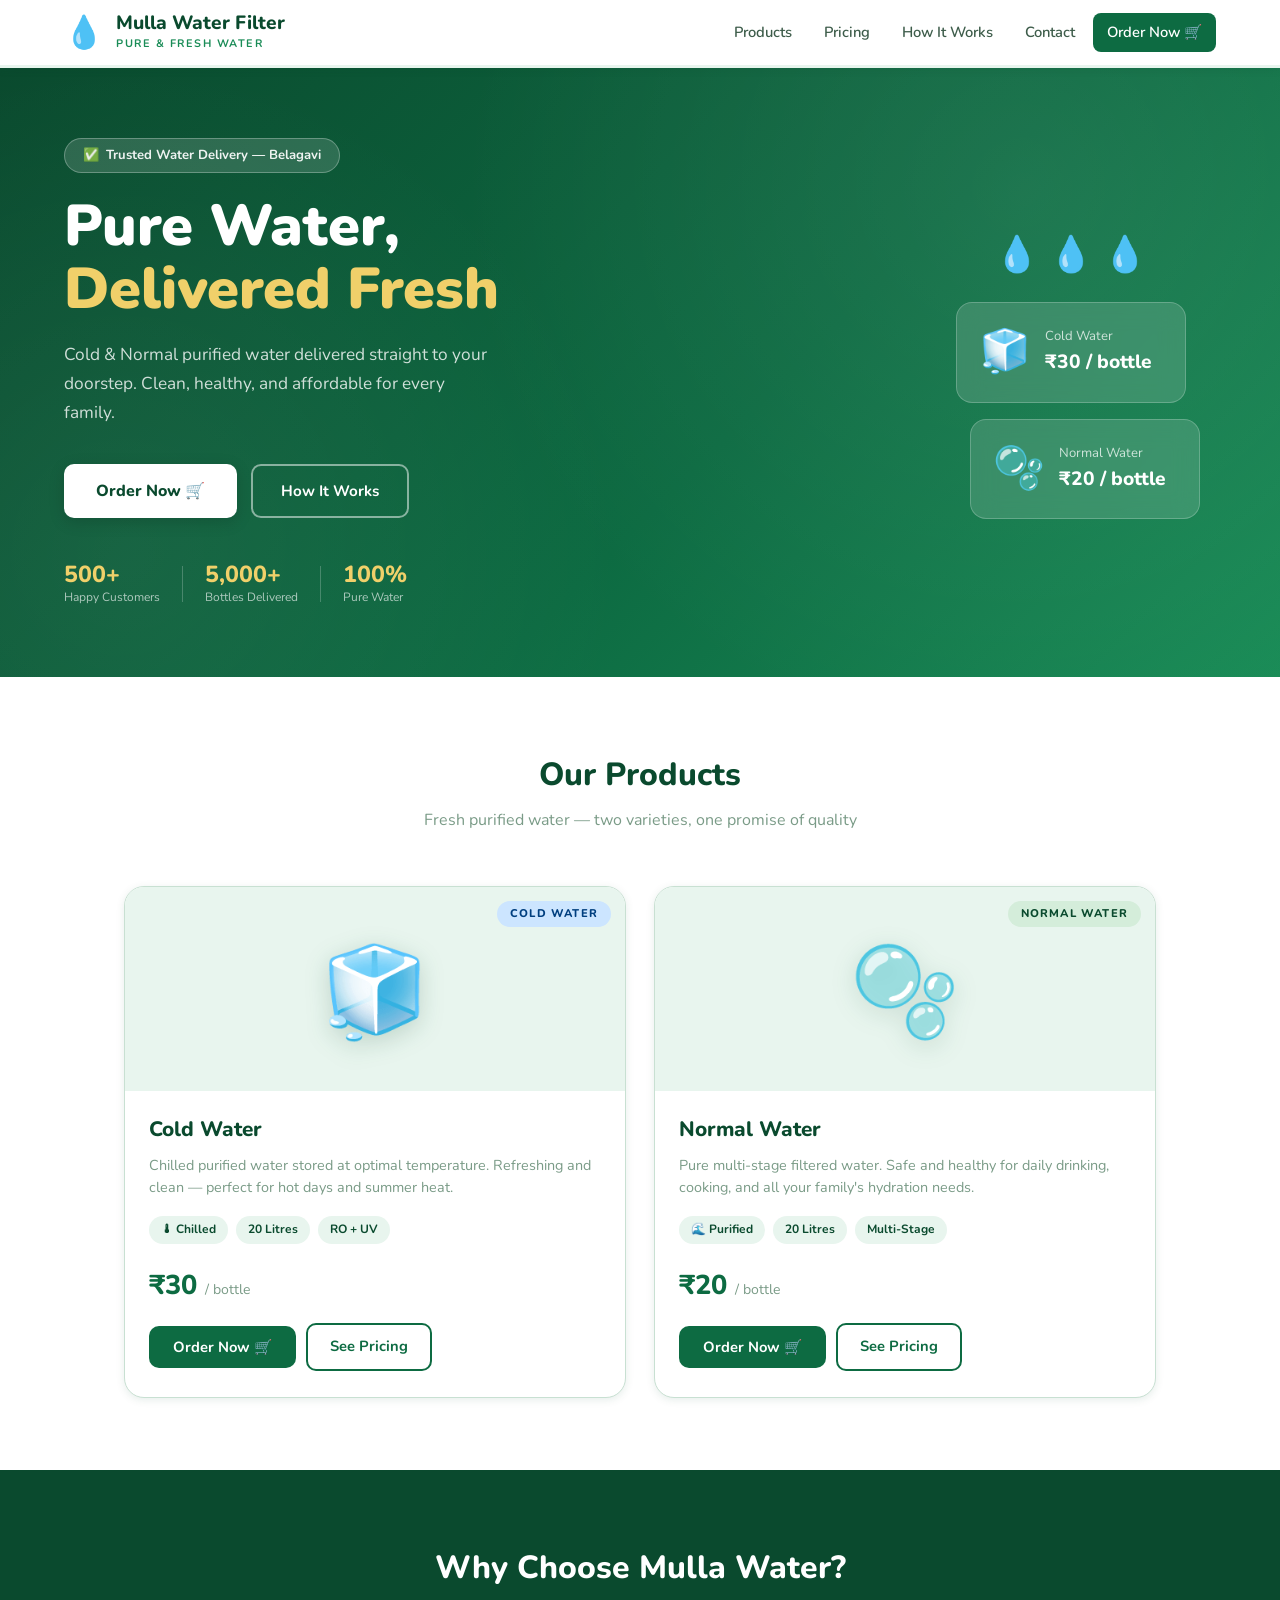
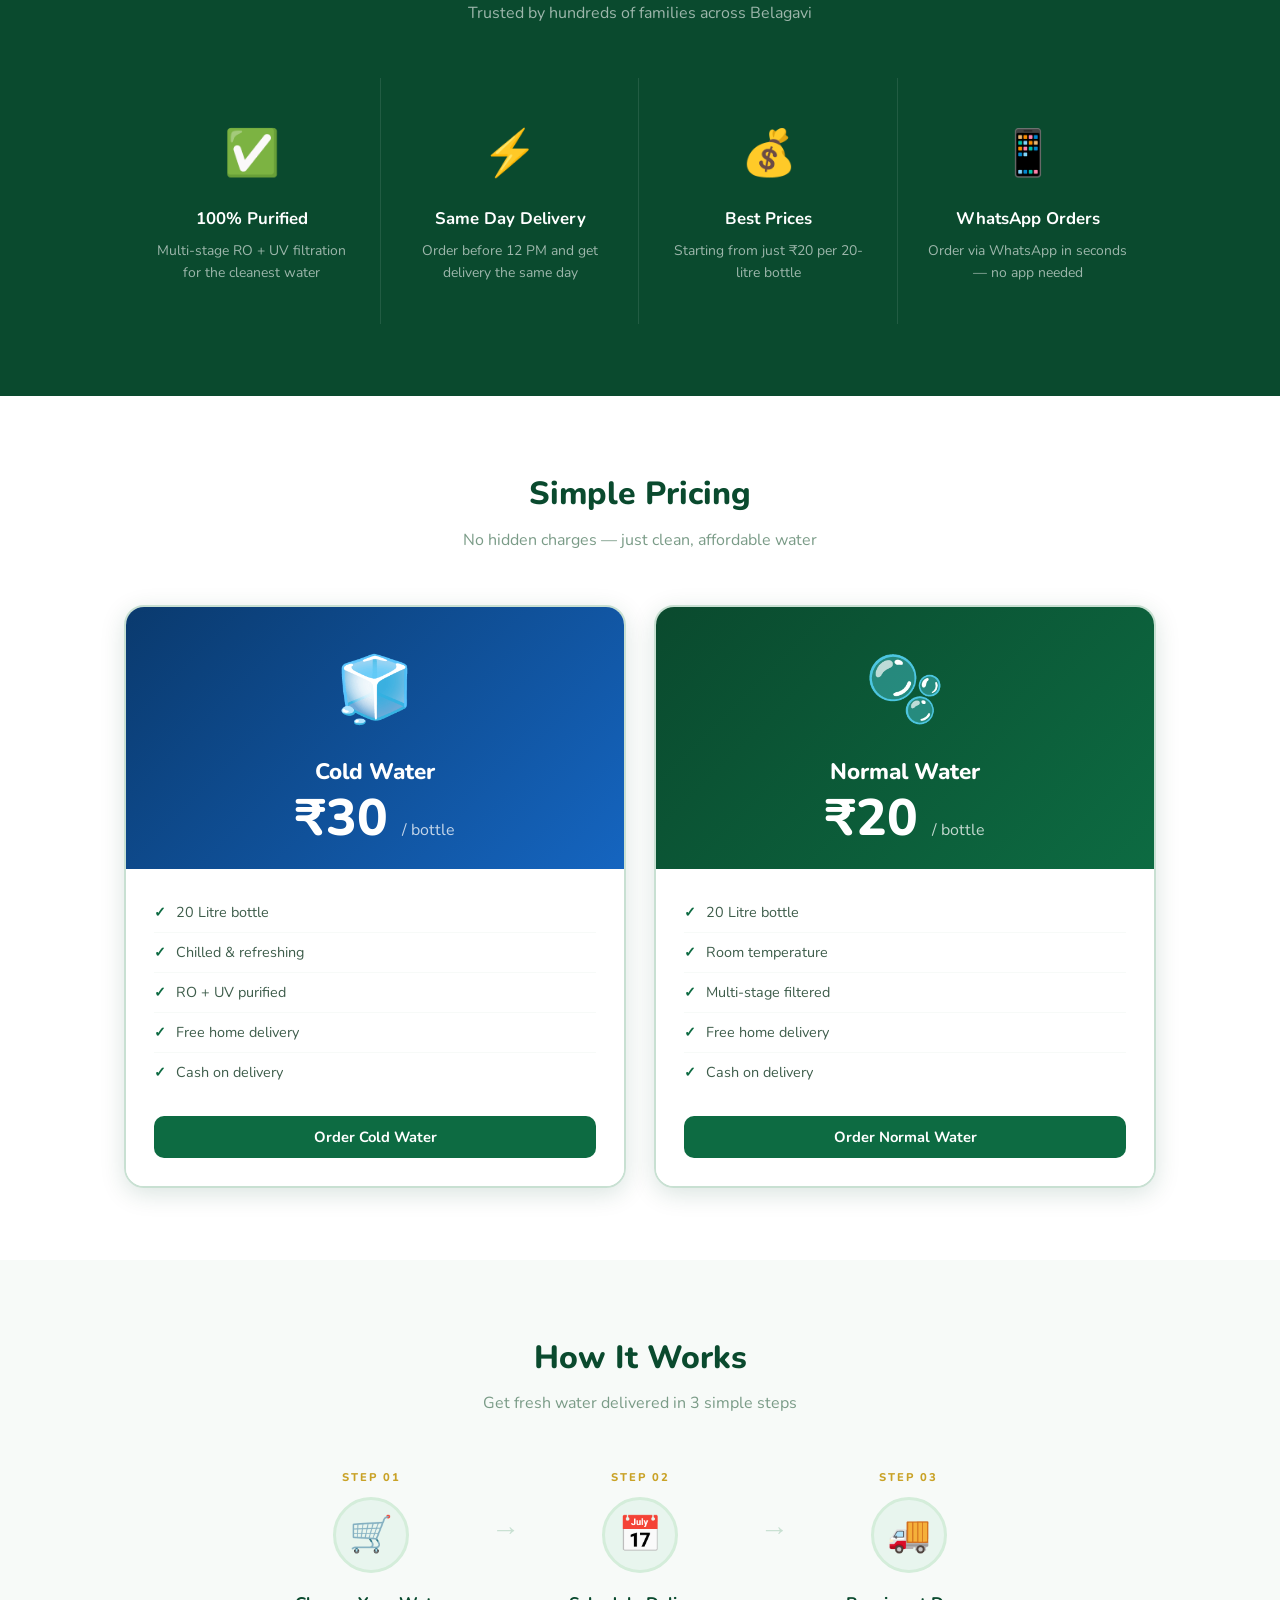
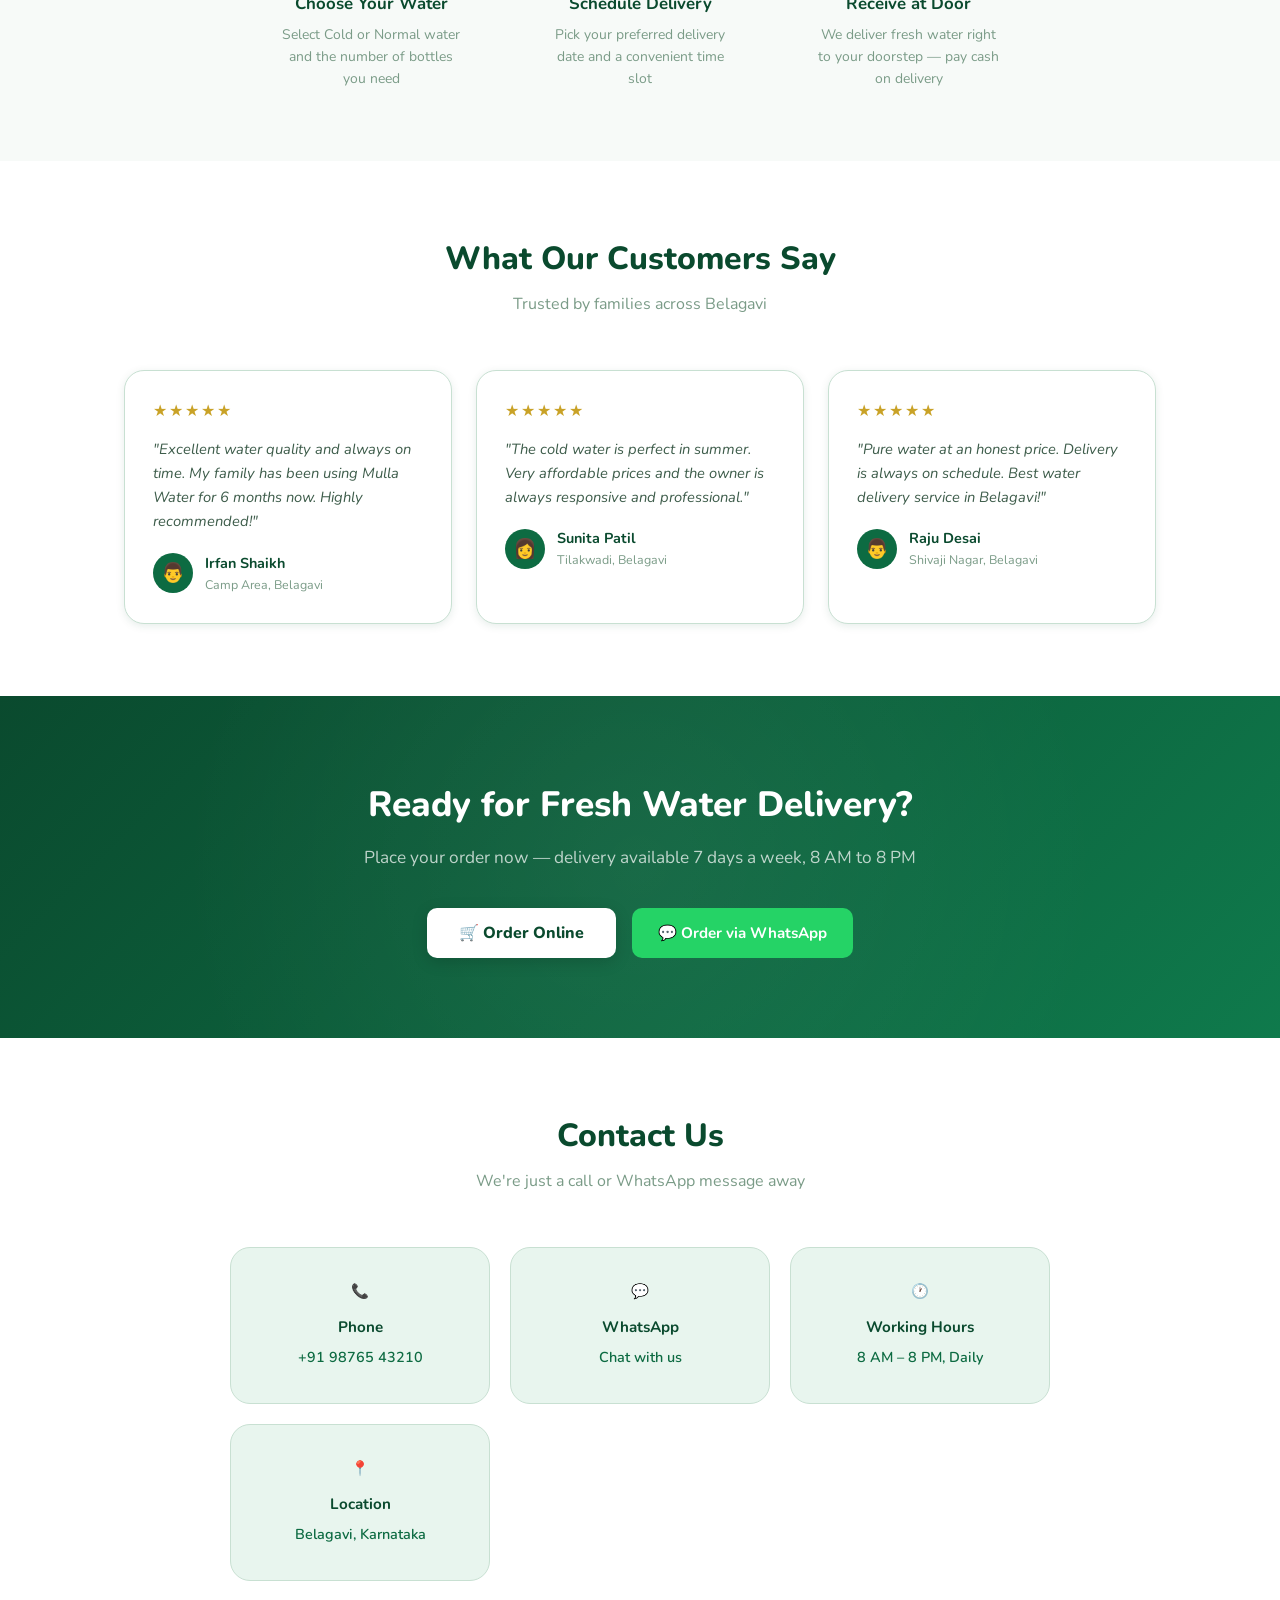
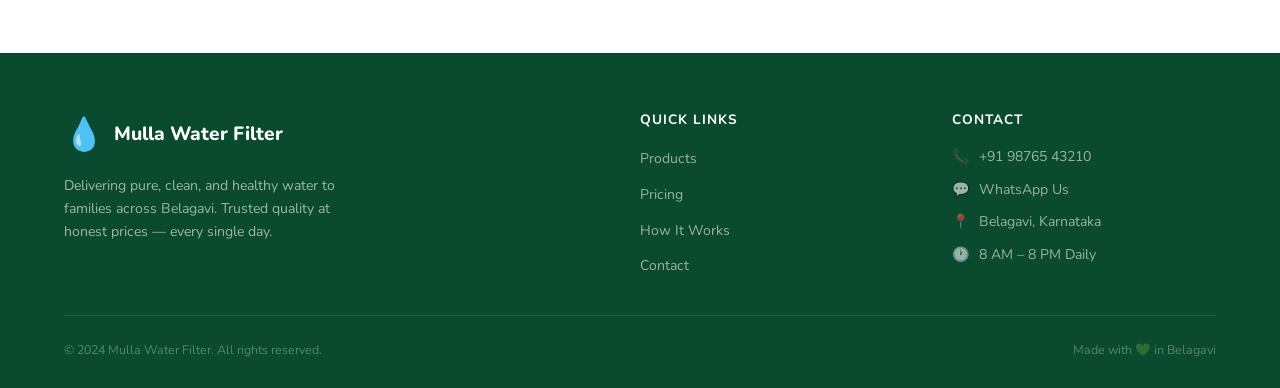
<file: index.html>
<!DOCTYPE html>
<html lang="en">
<head>
  <meta charset="UTF-8" />
  <meta name="viewport" content="width=device-width, initial-scale=1.0"/>
  <title>Mulla Water Filter — Pure Water Delivery</title>
  <link href="https://fonts.googleapis.com/css2?family=Nunito:wght@400;600;700;800;900&display=swap" rel="stylesheet"/>
  <style>
    :root {
      --green-dark:  #0a4a2e;
      --green-main:  #0d6b42;
      --green-mid:   #1a8c57;
      --green-light: #27ae60;
      --green-pale:  #e8f5ee;
      --green-pale2: #d4edda;
      --gold:        #c9a227;
      --gold-light:  #f0d06a;
      --white:       #ffffff;
      --off-white:   #f7faf8;
      --text-dark:   #1a2e25;
      --text-mid:    #3d5c4a;
      --text-muted:  #7a9b87;
      --border:      #c8e0d2;
      --shadow-sm:   0 2px 8px rgba(10,74,46,0.10);
      --shadow-md:   0 6px 24px rgba(10,74,46,0.15);
      --shadow-lg:   0 16px 48px rgba(10,74,46,0.18);
      --radius:      12px;
      --radius-lg:   20px;
      --transition:  all 0.25s ease;
    }

    *, *::before, *::after { box-sizing: border-box; margin: 0; padding: 0; }
    html { scroll-behavior: smooth; }
    body { font-family: 'Nunito', sans-serif; background: var(--off-white); color: var(--text-dark); line-height: 1.6; }
    a { text-decoration: none; color: inherit; }

    /* ── Navbar ── */
    .navbar {
      background: var(--white);
      box-shadow: var(--shadow-sm);
      display: flex; align-items: center; justify-content: space-between;
      padding: 0 5%; height: 68px;
      position: sticky; top: 0; z-index: 1000;
      border-bottom: 3px solid var(--green-pale);
    }
    .brand { display: flex; align-items: center; gap: 12px; }
    .brand-icon { font-size: 2rem; }
    .brand-name    { font-size: 1.2rem; font-weight: 800; color: var(--green-dark); display: block; line-height: 1.2; }
    .brand-tagline { font-size: 0.68rem; color: var(--green-mid); font-weight: 700; display: block; letter-spacing: 1.5px; text-transform: uppercase; }
    .nav-links { display: flex; align-items: center; gap: 4px; list-style: none; }
    .nav-links a { padding: 8px 14px; border-radius: 8px; color: var(--text-mid); font-weight: 600; font-size: 0.92rem; transition: var(--transition); display: block; }
    .nav-links a:hover { background: var(--green-pale); color: var(--green-dark); }
    .btn-nav { background: var(--green-main) !important; color: var(--white) !important; border-radius: 8px !important; }
    .btn-nav:hover { background: var(--green-dark) !important; }
    .hamburger { display: none; background: none; border: none; font-size: 1.6rem; cursor: pointer; color: var(--green-dark); padding: 4px 8px; }

    /* ── Hero ── */
    .hero {
      background: linear-gradient(135deg, var(--green-dark) 0%, var(--green-main) 58%, var(--green-mid) 100%);
      min-height: 560px; display: flex; align-items: center;
      padding: 70px 5%; position: relative; overflow: hidden; gap: 60px;
    }
    .hero::before {
      content: ''; position: absolute; inset: 0;
      background-image:
        radial-gradient(circle at 80% 20%, rgba(255,255,255,0.07) 0%, transparent 50%),
        radial-gradient(circle at 10% 80%, rgba(255,255,255,0.05) 0%, transparent 40%);
      pointer-events: none;
    }
    .hero-content { flex: 1; color: var(--white); position: relative; z-index: 1; }
    .hero-badge {
      display: inline-flex; align-items: center; gap: 7px;
      background: rgba(255,255,255,0.14); border: 1px solid rgba(255,255,255,0.28);
      color: rgba(255,255,255,0.92); padding: 6px 18px; border-radius: 100px;
      font-size: 0.82rem; font-weight: 700; margin-bottom: 22px;
    }
    .hero-title { font-size: clamp(2.2rem, 4.5vw, 3.6rem); font-weight: 900; line-height: 1.1; margin-bottom: 18px; }
    .hero-title .accent { color: var(--gold-light); }
    .hero-subtitle { font-size: 1.08rem; color: rgba(255,255,255,0.8); max-width: 430px; margin-bottom: 36px; line-height: 1.7; }
    .hero-actions { display: flex; gap: 14px; flex-wrap: wrap; margin-bottom: 44px; }

    .btn-hero-primary {
      background: var(--white); color: var(--green-dark);
      padding: 14px 32px; border-radius: 10px; font-weight: 800; font-size: 1rem;
      border: none; cursor: pointer; transition: var(--transition); display: inline-block;
      box-shadow: 0 4px 16px rgba(0,0,0,0.15); font-family: inherit;
    }
    .btn-hero-primary:hover { background: var(--gold-light); transform: translateY(-2px); }
    .btn-hero-outline {
      background: transparent; color: var(--white);
      padding: 13px 28px; border-radius: 10px; font-weight: 700; font-size: 0.95rem;
      border: 2px solid rgba(255,255,255,0.5); transition: var(--transition); display: inline-block; cursor: pointer;
    }
    .btn-hero-outline:hover { background: rgba(255,255,255,0.12); border-color: rgba(255,255,255,0.8); }

    .hero-stats { display: flex; align-items: center; gap: 8px; flex-wrap: wrap; }
    .stat { display: flex; flex-direction: column; }
    .stat strong { font-size: 1.45rem; font-weight: 800; color: var(--gold-light); line-height: 1.1; }
    .stat span   { font-size: 0.75rem; color: rgba(255,255,255,0.65); }
    .stat-divider { width: 1px; height: 36px; background: rgba(255,255,255,0.22); margin: 0 14px; }

    .hero-visual { flex: 0 0 290px; position: relative; z-index: 1; display: flex; flex-direction: column; align-items: center; gap: 16px; }
    .water-drops { display: flex; gap: 10px; font-size: 2.2rem; margin-bottom: 4px; }
    .drop { animation: dropFloat 2.2s ease-in-out infinite; }
    .drop:nth-child(2) { animation-delay: 0.35s; }
    .drop:nth-child(3) { animation-delay: 0.7s; }
    @keyframes dropFloat { 0%,100% { transform: translateY(0); } 50% { transform: translateY(-13px); } }

    .bottle-card {
      background: rgba(255,255,255,0.14); backdrop-filter: blur(12px);
      border: 1px solid rgba(255,255,255,0.22); border-radius: 16px;
      padding: 16px 22px; display: flex; align-items: center; gap: 14px;
      color: var(--white); width: 230px; transition: var(--transition);
    }
    .bottle-card:hover { transform: translateY(-5px); background: rgba(255,255,255,0.2); }
    .bottle-card:last-child { margin-left: 28px; }
    .bottle-emoji { font-size: 2.6rem; }
    .bottle-info span    { font-size: 0.82rem; opacity: 0.75; display: block; }
    .bottle-info strong  { font-size: 1.2rem; font-weight: 800; }

    /* ── Sections ── */
    .section { padding: 72px 0; }
    .section-white { background: var(--white); }
    .section-dark  { background: var(--green-dark); }
    .container { max-width: 1160px; margin: 0 auto; padding: 0 5%; }
    .section-header { text-align: center; margin-bottom: 52px; }
    .section-title       { font-size: 2rem; font-weight: 800; color: var(--green-dark); margin-bottom: 8px; }
    .section-title-light { color: var(--white); }
    .section-sub         { color: var(--text-muted); font-size: 1rem; }
    .section-sub-light   { color: rgba(255,255,255,0.6); font-size: 1rem; }

    /* ── Products ── */
    .products-grid { display: grid; grid-template-columns: repeat(auto-fit, minmax(290px, 1fr)); gap: 28px; }
    .product-card {
      background: var(--white); border-radius: var(--radius-lg);
      box-shadow: var(--shadow-sm); overflow: hidden;
      border: 1.5px solid var(--border); transition: var(--transition);
    }
    .product-card:hover { transform: translateY(-7px); box-shadow: var(--shadow-lg); border-color: var(--green-light); }
    .product-img-wrap { background: var(--green-pale); padding: 36px 24px 28px; text-align: center; position: relative; }
    .product-emoji { font-size: 5.5rem; display: block; filter: drop-shadow(0 6px 12px rgba(10,74,46,0.2)); }
    .product-badge { position: absolute; top: 14px; right: 14px; padding: 4px 13px; border-radius: 100px; font-size: 0.7rem; font-weight: 800; letter-spacing: 1.2px; }
    .badge-cold   { background: #cce5ff; color: #003f7f; }
    .badge-normal { background: var(--green-pale2); color: var(--green-dark); }
    .product-info { padding: 22px 24px 26px; }
    .product-info h3 { font-size: 1.3rem; font-weight: 800; color: var(--green-dark); margin-bottom: 7px; }
    .product-desc  { color: var(--text-muted); font-size: 0.9rem; line-height: 1.55; margin-bottom: 18px; }
    .product-price { font-size: 1.7rem; font-weight: 800; color: var(--green-main); margin-bottom: 16px; }
    .product-price span { font-size: 0.88rem; color: var(--text-muted); font-weight: 400; }
    .product-specs { display: flex; gap: 8px; flex-wrap: wrap; margin-bottom: 20px; }
    .spec-pill { background: var(--green-pale); color: var(--green-dark); font-size: 0.75rem; font-weight: 700; padding: 4px 12px; border-radius: 100px; }
    .product-cta { display: flex; gap: 10px; align-items: center; flex-wrap: wrap; }

    /* ── Buttons ── */
    .btn-primary {
      background: var(--green-main); color: var(--white);
      padding: 11px 24px; border-radius: 10px; font-weight: 700; font-size: 0.92rem;
      border: none; cursor: pointer; transition: var(--transition); display: inline-block; font-family: inherit;
    }
    .btn-primary:hover { background: var(--green-dark); transform: translateY(-1px); }
    .btn-outline {
      background: transparent; color: var(--green-main);
      padding: 10px 22px; border-radius: 10px; font-weight: 700; font-size: 0.92rem;
      border: 2px solid var(--green-main); cursor: pointer; transition: var(--transition); display: inline-block;
    }
    .btn-outline:hover { background: var(--green-pale); }
    .btn-whatsapp {
      background: #25D366; color: #fff;
      padding: 13px 26px; border-radius: 10px; font-weight: 700; font-size: 0.95rem;
      border: none; cursor: pointer; transition: var(--transition);
      display: inline-flex; align-items: center; gap: 8px; font-family: inherit;
    }
    .btn-whatsapp:hover { background: #128C7E; transform: translateY(-1px); }

    /* ── Features ── */
    .features-grid { display: grid; grid-template-columns: repeat(auto-fit, minmax(200px, 1fr)); gap: 2px; }
    .feature-card { text-align: center; padding: 40px 24px; border-right: 1px solid rgba(255,255,255,0.1); }
    .feature-card:last-child { border-right: none; }
    .feature-icon { font-size: 2.8rem; display: block; margin-bottom: 16px; }
    .feature-card h4 { color: var(--white); font-size: 1.05rem; font-weight: 700; margin-bottom: 7px; }
    .feature-card p  { color: rgba(255,255,255,0.6); font-size: 0.87rem; }

    /* ── Pricing ── */
    .pricing-grid { display: grid; grid-template-columns: repeat(auto-fit, minmax(280px, 1fr)); gap: 28px; }
    .price-card { border-radius: var(--radius-lg); overflow: hidden; box-shadow: var(--shadow-md); transition: var(--transition); border: 2px solid var(--border); }
    .price-card:hover { transform: translateY(-8px); box-shadow: var(--shadow-lg); border-color: var(--green-main); }
    .price-card-header { padding: 32px 28px 24px; text-align: center; }
    .cold-bg   { background: linear-gradient(135deg, #0a3a6e, #1565c0); }
    .normal-bg { background: linear-gradient(135deg, var(--green-dark), var(--green-main)); }
    .price-card-emoji { font-size: 4rem; display: block; margin-bottom: 12px; }
    .price-card-header h3 { color: var(--white); font-size: 1.4rem; font-weight: 800; margin-bottom: 4px; }
    .price-tag { font-size: 3.2rem; font-weight: 800; color: var(--white); line-height: 1; }
    .price-tag span { font-size: 1rem; font-weight: 400; opacity: 0.75; }
    .price-card-body { background: var(--white); padding: 24px 28px 28px; }
    .price-feature { display: flex; align-items: center; gap: 10px; padding: 8px 0; border-bottom: 1px solid var(--off-white); font-size: 0.9rem; color: var(--text-mid); }
    .price-feature:last-of-type { border-bottom: none; margin-bottom: 20px; }
    .check { color: var(--green-main); font-weight: 800; }

    /* ── How It Works ── */
    .steps-grid { display: flex; align-items: flex-start; justify-content: center; }
    .step-card { text-align: center; padding: 0 28px; max-width: 240px; }
    .step-icon-wrap {
      width: 76px; height: 76px; background: var(--green-pale); border-radius: 50%;
      display: flex; align-items: center; justify-content: center;
      margin: 0 auto 18px; font-size: 2.2rem;
      border: 3px solid var(--green-pale2); transition: var(--transition);
    }
    .step-card:hover .step-icon-wrap { background: var(--green-main); border-color: var(--green-main); transform: scale(1.08); }
    .step-num  { font-size: 0.7rem; font-weight: 800; color: var(--gold); letter-spacing: 2px; text-transform: uppercase; margin-bottom: 10px; }
    .step-card h3 { font-size: 1.05rem; font-weight: 700; color: var(--green-dark); margin-bottom: 7px; }
    .step-card p  { font-size: 0.87rem; color: var(--text-muted); line-height: 1.55; }
    .step-connector { color: var(--border); font-size: 1.8rem; padding-top: 38px; flex-shrink: 0; }

    /* ── Testimonials ── */
    .testimonials-grid { display: grid; grid-template-columns: repeat(auto-fit, minmax(260px, 1fr)); gap: 24px; }
    .testi-card { background: var(--white); border-radius: var(--radius-lg); padding: 28px; box-shadow: var(--shadow-sm); border: 1.5px solid var(--border); transition: var(--transition); }
    .testi-card:hover { box-shadow: var(--shadow-md); transform: translateY(-4px); }
    .testi-stars  { color: var(--gold); font-size: 1rem; margin-bottom: 12px; letter-spacing: 2px; }
    .testi-text   { color: var(--text-mid); font-size: 0.92rem; line-height: 1.65; margin-bottom: 18px; font-style: italic; }
    .testi-author { display: flex; align-items: center; gap: 12px; }
    .testi-avatar { width: 40px; height: 40px; border-radius: 50%; background: var(--green-main); display: flex; align-items: center; justify-content: center; font-size: 1.2rem; flex-shrink: 0; }
    .testi-name { font-weight: 700; font-size: 0.9rem; color: var(--green-dark); }
    .testi-loc  { font-size: 0.78rem; color: var(--text-muted); }

    /* ── CTA ── */
    .cta-section { background: linear-gradient(135deg, var(--green-dark), #0f7a4c); padding: 80px 5%; text-align: center; position: relative; overflow: hidden; }
    .cta-section::before { content: ''; position: absolute; inset: 0; background: radial-gradient(circle at 50% 50%, rgba(255,255,255,0.05), transparent 70%); }
    .cta-section h2 { font-size: 2.2rem; font-weight: 800; color: var(--white); margin-bottom: 12px; position: relative; }
    .cta-section p  { color: rgba(255,255,255,0.72); font-size: 1.08rem; margin-bottom: 36px; position: relative; }
    .cta-actions { display: flex; gap: 16px; justify-content: center; flex-wrap: wrap; position: relative; }

    /* ── Contact ── */
    .contact-grid { display: grid; grid-template-columns: repeat(auto-fit, minmax(200px, 1fr)); gap: 20px; max-width: 820px; margin: 0 auto; }
    .contact-card { background: var(--green-pale); border-radius: var(--radius-lg); padding: 32px 22px; text-align: center; transition: var(--transition); border: 1.5px solid var(--border); }
    .contact-card:hover { background: var(--green-pale2); transform: translateY(-4px); }
    .contact-card-icon { font-size: 2.4rem; display: block; margin-bottom: 12px; }
    .contact-card h4   { color: var(--green-dark); font-weight: 700; margin-bottom: 6px; font-size: 0.95rem; }
    .contact-card span, .contact-card a { color: var(--green-main); font-weight: 600; font-size: 0.9rem; }

    /* ── Order Modal ── */
    .modal-overlay {
      display: none; position: fixed; inset: 0;
      background: rgba(5,20,12,0.72); z-index: 5000;
      align-items: center; justify-content: center;
      padding: 20px; backdrop-filter: blur(4px);
    }
    .modal-overlay.open { display: flex; }
    .modal {
      background: var(--white); border-radius: var(--radius-lg);
      padding: 36px 32px; max-width: 500px; width: 100%;
      box-shadow: var(--shadow-lg); position: relative;
      animation: modalIn 0.28s ease; max-height: 92vh; overflow-y: auto;
    }
    @keyframes modalIn { from { transform: scale(0.92) translateY(16px); opacity: 0; } to { transform: scale(1) translateY(0); opacity: 1; } }
    .modal-close { position: absolute; top: 16px; right: 18px; font-size: 1.5rem; cursor: pointer; color: var(--text-muted); background: none; border: none; line-height: 1; transition: var(--transition); }
    .modal-close:hover { color: var(--text-dark); }
    .modal h2    { font-size: 1.5rem; font-weight: 800; color: var(--green-dark); margin-bottom: 4px; }
    .modal-sub   { color: var(--text-muted); font-size: 0.88rem; margin-bottom: 22px; }
    .modal-product-row { display: flex; align-items: center; gap: 14px; background: var(--green-pale); border-radius: 12px; padding: 14px 16px; margin-bottom: 20px; }
    .modal-product-emoji { font-size: 2.5rem; }
    .modal-product-info h4   { font-weight: 700; color: var(--green-dark); }
    .modal-product-info span { font-size: 0.85rem; color: var(--text-muted); }
    .form-group { margin-bottom: 14px; }
    .form-group label { display: block; font-size: 0.84rem; font-weight: 700; color: var(--text-mid); margin-bottom: 5px; }
    .form-input { width: 100%; padding: 11px 14px; border: 1.5px solid var(--border); border-radius: 10px; font-size: 0.95rem; font-family: inherit; transition: var(--transition); color: var(--text-dark); background: var(--white); }
    .form-input:focus { outline: none; border-color: var(--green-main); box-shadow: 0 0 0 3px rgba(13,107,66,0.1); }
    .form-row-2 { display: grid; grid-template-columns: 1fr 1fr; gap: 12px; }
    .order-total-row { display: flex; justify-content: space-between; align-items: center; background: var(--off-white); border-radius: 10px; padding: 12px 16px; margin: 18px 0; }
    .order-total-row span   { color: var(--text-muted); font-weight: 600; }
    .order-total-row strong { font-size: 1.4rem; font-weight: 800; color: var(--green-main); }
    .btn-submit { width: 100%; padding: 14px; background: var(--green-main); color: var(--white); border: none; border-radius: 10px; font-weight: 800; font-size: 1rem; cursor: pointer; transition: var(--transition); font-family: inherit; }
    .btn-submit:hover { background: var(--green-dark); }

    /* ── Toast ── */
    .toast { display: none; position: fixed; bottom: 32px; left: 50%; transform: translateX(-50%) translateY(20px); background: var(--green-dark); color: var(--white); padding: 15px 28px; border-radius: 100px; font-weight: 700; font-size: 0.95rem; z-index: 9999; box-shadow: var(--shadow-lg); transition: all 0.35s ease; white-space: nowrap; }
    .toast.show { display: block; transform: translateX(-50%) translateY(0); }

    /* ── Footer ── */
    .footer { background: var(--green-dark); padding: 56px 5% 28px; }
    .footer-grid { display: grid; grid-template-columns: 2fr 1fr 1fr; gap: 48px; max-width: 1160px; margin: 0 auto; padding-bottom: 36px; border-bottom: 1px solid rgba(255,255,255,0.1); }
    .footer-logo { display: flex; align-items: center; gap: 10px; margin-bottom: 14px; }
    .footer-logo-icon { font-size: 2rem; }
    .footer-logo-name { font-size: 1.2rem; font-weight: 800; color: var(--white); }
    .footer-tagline   { color: rgba(255,255,255,0.6); font-size: 0.88rem; line-height: 1.65; max-width: 300px; }
    .footer-col h4 { color: var(--white); font-size: 0.85rem; font-weight: 700; letter-spacing: 1px; text-transform: uppercase; margin-bottom: 16px; }
    .footer-links { list-style: none; display: flex; flex-direction: column; gap: 10px; }
    .footer-links li a { color: rgba(255,255,255,0.58); font-size: 0.88rem; transition: var(--transition); }
    .footer-links li a:hover { color: var(--gold-light); }
    .footer-contact-list { display: flex; flex-direction: column; gap: 10px; }
    .footer-contact-item { display: flex; align-items: center; gap: 9px; color: rgba(255,255,255,0.58); font-size: 0.88rem; }
    .footer-bottom { max-width: 1160px; margin: 24px auto 0; display: flex; justify-content: space-between; align-items: center; flex-wrap: wrap; gap: 8px; }
    .footer-copy { color: rgba(255,255,255,0.32); font-size: 0.78rem; }

    /* ── Responsive ── */
    @media (max-width: 900px) {
      .hero { flex-direction: column; text-align: center; padding: 52px 5%; gap: 40px; }
      .hero-subtitle { margin: 0 auto 32px; }
      .hero-actions  { justify-content: center; }
      .hero-stats    { justify-content: center; }
      .hero-visual   { flex-direction: row; justify-content: center; flex-wrap: wrap; }
      .bottle-card:last-child { margin-left: 0; }
      .steps-grid { flex-direction: column; align-items: center; gap: 8px; }
      .step-connector { transform: rotate(90deg); padding: 0; }
      .feature-card { border-right: none; border-bottom: 1px solid rgba(255,255,255,0.08); }
      .footer-grid { grid-template-columns: 1fr 1fr; gap: 32px; }
      .footer-brand-col { grid-column: 1 / -1; }
    }
    @media (max-width: 640px) {
      .nav-links { display: none; flex-direction: column; position: absolute; top: 68px; left: 0; right: 0; background: var(--white); padding: 14px; box-shadow: var(--shadow-md); z-index: 999; gap: 2px; }
      .nav-links.open { display: flex; }
      .hamburger { display: block; }
      .pricing-grid, .testimonials-grid { grid-template-columns: 1fr; }
      .form-row-2 { grid-template-columns: 1fr; }
      .footer-grid { grid-template-columns: 1fr; }
      .footer-brand-col { grid-column: auto; }
      .cta-section h2 { font-size: 1.8rem; }
      .modal { padding: 28px 18px; }
      .contact-grid { grid-template-columns: 1fr 1fr; }
    }
  </style>
</head>
<body>

<!-- NAVBAR -->
<nav class="navbar">
  <a href="#" class="brand">
    <div class="brand-icon">💧</div>
    <div>
      <span class="brand-name">Mulla Water Filter</span>
      <span class="brand-tagline">Pure &amp; Fresh Water</span>
    </div>
  </a>
  <button class="hamburger" id="hamburger" aria-label="Menu">&#9776;</button>
  <ul class="nav-links" id="nav-links">
    <li><a href="#products">Products</a></li>
    <li><a href="#pricing">Pricing</a></li>
    <li><a href="#how-it-works">How It Works</a></li>
    <li><a href="#contact">Contact</a></li>
    <li><a href="#" class="btn-nav" onclick="openModal('cold'); return false;">Order Now 🛒</a></li>
  </ul>
</nav>

<!-- HERO -->
<section class="hero">
  <div class="hero-content">
    <div class="hero-badge">
      <span>✅</span> Trusted Water Delivery — Belagavi
    </div>
    <h1 class="hero-title">
      Pure Water,<br>
      <span class="accent">Delivered Fresh</span>
    </h1>
    <p class="hero-subtitle">
      Cold &amp; Normal purified water delivered straight to your doorstep.
      Clean, healthy, and affordable for every family.
    </p>
    <div class="hero-actions">
      <button class="btn-hero-primary" onclick="openModal('cold')">Order Now 🛒</button>
      <a href="#how-it-works" class="btn-hero-outline">How It Works</a>
    </div>
    <div class="hero-stats">
      <div class="stat"><strong>500+</strong><span>Happy Customers</span></div>
      <div class="stat-divider"></div>
      <div class="stat"><strong>5,000+</strong><span>Bottles Delivered</span></div>
      <div class="stat-divider"></div>
      <div class="stat"><strong>100%</strong><span>Pure Water</span></div>
    </div>
  </div>
  <div class="hero-visual">
    <div class="water-drops">
      <span class="drop">💧</span>
      <span class="drop">💧</span>
      <span class="drop">💧</span>
    </div>
    <div class="bottle-card">
      <div class="bottle-emoji">🧊</div>
      <div class="bottle-info">
        <span>Cold Water</span>
        <strong>₹30 / bottle</strong>
      </div>
    </div>
    <div class="bottle-card">
      <div class="bottle-emoji">🫧</div>
      <div class="bottle-info">
        <span>Normal Water</span>
        <strong>₹20 / bottle</strong>
      </div>
    </div>
  </div>
</section>

<!-- PRODUCTS -->
<section class="section section-white" id="products">
  <div class="container">
    <div class="section-header">
      <h2 class="section-title">Our Products</h2>
      <p class="section-sub">Fresh purified water — two varieties, one promise of quality</p>
    </div>
    <div class="products-grid">

      <div class="product-card">
        <div class="product-img-wrap">
          <span class="product-emoji">🧊</span>
          <div class="product-badge badge-cold">COLD WATER</div>
        </div>
        <div class="product-info">
          <h3>Cold Water</h3>
          <p class="product-desc">Chilled purified water stored at optimal temperature. Refreshing and clean — perfect for hot days and summer heat.</p>
          <div class="product-specs">
            <span class="spec-pill">🌡 Chilled</span>
            <span class="spec-pill">20 Litres</span>
            <span class="spec-pill">RO + UV</span>
          </div>
          <div class="product-price">₹30 <span>/ bottle</span></div>
          <div class="product-cta">
            <button class="btn-primary" onclick="openModal('cold')">Order Now 🛒</button>
            <a href="#pricing" class="btn-outline">See Pricing</a>
          </div>
        </div>
      </div>

      <div class="product-card">
        <div class="product-img-wrap">
          <span class="product-emoji">🫧</span>
          <div class="product-badge badge-normal">NORMAL WATER</div>
        </div>
        <div class="product-info">
          <h3>Normal Water</h3>
          <p class="product-desc">Pure multi-stage filtered water. Safe and healthy for daily drinking, cooking, and all your family's hydration needs.</p>
          <div class="product-specs">
            <span class="spec-pill">🌊 Purified</span>
            <span class="spec-pill">20 Litres</span>
            <span class="spec-pill">Multi-Stage</span>
          </div>
          <div class="product-price">₹20 <span>/ bottle</span></div>
          <div class="product-cta">
            <button class="btn-primary" onclick="openModal('normal')">Order Now 🛒</button>
            <a href="#pricing" class="btn-outline">See Pricing</a>
          </div>
        </div>
      </div>

    </div>
  </div>
</section>

<!-- FEATURES -->
<section class="section section-dark">
  <div class="container">
    <div class="section-header">
      <h2 class="section-title section-title-light">Why Choose Mulla Water?</h2>
      <p class="section-sub-light">Trusted by hundreds of families across Belagavi</p>
    </div>
    <div class="features-grid">
      <div class="feature-card">
        <span class="feature-icon">✅</span>
        <h4>100% Purified</h4>
        <p>Multi-stage RO + UV filtration for the cleanest water</p>
      </div>
      <div class="feature-card">
        <span class="feature-icon">⚡</span>
        <h4>Same Day Delivery</h4>
        <p>Order before 12 PM and get delivery the same day</p>
      </div>
      <div class="feature-card">
        <span class="feature-icon">💰</span>
        <h4>Best Prices</h4>
        <p>Starting from just ₹20 per 20-litre bottle</p>
      </div>
      <div class="feature-card">
        <span class="feature-icon">📱</span>
        <h4>WhatsApp Orders</h4>
        <p>Order via WhatsApp in seconds — no app needed</p>
      </div>
    </div>
  </div>
</section>

<!-- PRICING -->
<section class="section section-white" id="pricing">
  <div class="container">
    <div class="section-header">
      <h2 class="section-title">Simple Pricing</h2>
      <p class="section-sub">No hidden charges — just clean, affordable water</p>
    </div>
    <div class="pricing-grid">

      <div class="price-card">
        <div class="price-card-header cold-bg">
          <span class="price-card-emoji">🧊</span>
          <h3>Cold Water</h3>
          <div class="price-tag">₹30 <span>/ bottle</span></div>
        </div>
        <div class="price-card-body">
          <div class="price-feature"><span class="check">✓</span> 20 Litre bottle</div>
          <div class="price-feature"><span class="check">✓</span> Chilled &amp; refreshing</div>
          <div class="price-feature"><span class="check">✓</span> RO + UV purified</div>
          <div class="price-feature"><span class="check">✓</span> Free home delivery</div>
          <div class="price-feature"><span class="check">✓</span> Cash on delivery</div>
          <button class="btn-primary" style="width:100%;margin-top:4px;" onclick="openModal('cold')">Order Cold Water</button>
        </div>
      </div>

      <div class="price-card">
        <div class="price-card-header normal-bg">
          <span class="price-card-emoji">🫧</span>
          <h3>Normal Water</h3>
          <div class="price-tag">₹20 <span>/ bottle</span></div>
        </div>
        <div class="price-card-body">
          <div class="price-feature"><span class="check">✓</span> 20 Litre bottle</div>
          <div class="price-feature"><span class="check">✓</span> Room temperature</div>
          <div class="price-feature"><span class="check">✓</span> Multi-stage filtered</div>
          <div class="price-feature"><span class="check">✓</span> Free home delivery</div>
          <div class="price-feature"><span class="check">✓</span> Cash on delivery</div>
          <button class="btn-primary" style="width:100%;margin-top:4px;" onclick="openModal('normal')">Order Normal Water</button>
        </div>
      </div>

    </div>
  </div>
</section>

<!-- HOW IT WORKS -->
<section class="section" id="how-it-works">
  <div class="container">
    <div class="section-header">
      <h2 class="section-title">How It Works</h2>
      <p class="section-sub">Get fresh water delivered in 3 simple steps</p>
    </div>
    <div class="steps-grid">
      <div class="step-card">
        <div class="step-num">Step 01</div>
        <div class="step-icon-wrap">🛒</div>
        <h3>Choose Your Water</h3>
        <p>Select Cold or Normal water and the number of bottles you need</p>
      </div>
      <div class="step-connector">→</div>
      <div class="step-card">
        <div class="step-num">Step 02</div>
        <div class="step-icon-wrap">📅</div>
        <h3>Schedule Delivery</h3>
        <p>Pick your preferred delivery date and a convenient time slot</p>
      </div>
      <div class="step-connector">→</div>
      <div class="step-card">
        <div class="step-num">Step 03</div>
        <div class="step-icon-wrap">🚚</div>
        <h3>Receive at Door</h3>
        <p>We deliver fresh water right to your doorstep — pay cash on delivery</p>
      </div>
    </div>
  </div>
</section>

<!-- TESTIMONIALS -->
<section class="section section-white">
  <div class="container">
    <div class="section-header">
      <h2 class="section-title">What Our Customers Say</h2>
      <p class="section-sub">Trusted by families across Belagavi</p>
    </div>
    <div class="testimonials-grid">
      <div class="testi-card">
        <div class="testi-stars">★★★★★</div>
        <p class="testi-text">"Excellent water quality and always on time. My family has been using Mulla Water for 6 months now. Highly recommended!"</p>
        <div class="testi-author">
          <div class="testi-avatar">👨</div>
          <div>
            <div class="testi-name">Irfan Shaikh</div>
            <div class="testi-loc">Camp Area, Belagavi</div>
          </div>
        </div>
      </div>
      <div class="testi-card">
        <div class="testi-stars">★★★★★</div>
        <p class="testi-text">"The cold water is perfect in summer. Very affordable prices and the owner is always responsive and professional."</p>
        <div class="testi-author">
          <div class="testi-avatar">👩</div>
          <div>
            <div class="testi-name">Sunita Patil</div>
            <div class="testi-loc">Tilakwadi, Belagavi</div>
          </div>
        </div>
      </div>
      <div class="testi-card">
        <div class="testi-stars">★★★★★</div>
        <p class="testi-text">"Pure water at an honest price. Delivery is always on schedule. Best water delivery service in Belagavi!"</p>
        <div class="testi-author">
          <div class="testi-avatar">👨</div>
          <div>
            <div class="testi-name">Raju Desai</div>
            <div class="testi-loc">Shivaji Nagar, Belagavi</div>
          </div>
        </div>
      </div>
    </div>
  </div>
</section>

<!-- CTA -->
<div class="cta-section">
  <h2>Ready for Fresh Water Delivery?</h2>
  <p>Place your order now — delivery available 7 days a week, 8 AM to 8 PM</p>
  <div class="cta-actions">
    <button class="btn-hero-primary" onclick="openModal('cold')">🛒 Order Online</button>
    <a href="https://wa.me/919876543210?text=Hi%2C%20I%20want%20to%20order%20water%20from%20Mulla%20Water%20Filter"
       target="_blank" class="btn-whatsapp">💬 Order via WhatsApp</a>
  </div>
</div>

<!-- CONTACT -->
<section class="section section-white" id="contact">
  <div class="container">
    <div class="section-header">
      <h2 class="section-title">Contact Us</h2>
      <p class="section-sub">We're just a call or WhatsApp message away</p>
    </div>
    <div class="contact-grid">
      <div class="contact-card">
        <span class="contact-card-icon">📞</span>
        <h4>Phone</h4>
        <a href="tel:+919876543210">+91 98765 43210</a>
      </div>
      <div class="contact-card">
        <span class="contact-card-icon">💬</span>
        <h4>WhatsApp</h4>
        <a href="https://wa.me/919876543210" target="_blank">Chat with us</a>
      </div>
      <div class="contact-card">
        <span class="contact-card-icon">🕐</span>
        <h4>Working Hours</h4>
        <span>8 AM – 8 PM, Daily</span>
      </div>
      <div class="contact-card">
        <span class="contact-card-icon">📍</span>
        <h4>Location</h4>
        <span>Belagavi, Karnataka</span>
      </div>
    </div>
  </div>
</section>

<!-- FOOTER -->
<footer class="footer">
  <div class="footer-grid">
    <div class="footer-brand-col">
      <div class="footer-logo">
        <span class="footer-logo-icon">💧</span>
        <span class="footer-logo-name">Mulla Water Filter</span>
      </div>
      <p class="footer-tagline">Delivering pure, clean, and healthy water to families across Belagavi. Trusted quality at honest prices — every single day.</p>
    </div>
    <div class="footer-col">
      <h4>Quick Links</h4>
      <ul class="footer-links">
        <li><a href="#products">Products</a></li>
        <li><a href="#pricing">Pricing</a></li>
        <li><a href="#how-it-works">How It Works</a></li>
        <li><a href="#contact">Contact</a></li>
      </ul>
    </div>
    <div class="footer-col">
      <h4>Contact</h4>
      <div class="footer-contact-list">
        <div class="footer-contact-item"><span>📞</span><span>+91 98765 43210</span></div>
        <div class="footer-contact-item"><span>💬</span><a href="https://wa.me/919876543210" target="_blank" style="color:rgba(255,255,255,0.58)">WhatsApp Us</a></div>
        <div class="footer-contact-item"><span>📍</span><span>Belagavi, Karnataka</span></div>
        <div class="footer-contact-item"><span>🕐</span><span>8 AM – 8 PM Daily</span></div>
      </div>
    </div>
  </div>
  <div class="footer-bottom">
    <span class="footer-copy">© 2024 Mulla Water Filter. All rights reserved.</span>
    <span class="footer-copy">Made with 💚 in Belagavi</span>
  </div>
</footer>

<!-- ORDER MODAL -->
<div class="modal-overlay" id="orderModal">
  <div class="modal">
    <button class="modal-close" onclick="closeModal()">×</button>
    <h2>Place Your Order</h2>
    <p class="modal-sub">Fill in the details — we'll confirm via WhatsApp</p>

    <div class="modal-product-row">
      <div class="modal-product-emoji" id="modalEmoji">🧊</div>
      <div class="modal-product-info">
        <h4 id="modalProductName">Cold Water</h4>
        <span id="modalProductPrice">₹30 per bottle</span>
      </div>
    </div>

    <div class="form-group">
      <label>Your Full Name *</label>
      <input type="text" id="custName" class="form-input" placeholder="e.g. Suresh Kumar" />
    </div>
    <div class="form-row-2">
      <div class="form-group">
        <label>Phone / WhatsApp *</label>
        <input type="tel" id="custPhone" class="form-input" placeholder="+91 98765 43210" />
      </div>
      <div class="form-group">
        <label>Number of Bottles *</label>
        <input type="number" id="custQty" class="form-input" value="1" min="1" max="50" oninput="updateTotal()" />
      </div>
    </div>
    <div class="form-group">
      <label>Delivery Address *</label>
      <input type="text" id="custAddress" class="form-input" placeholder="House No, Street, Area, Belagavi" />
    </div>
    <div class="form-row-2">
      <div class="form-group">
        <label>Delivery Date *</label>
        <input type="date" id="custDate" class="form-input" />
      </div>
      <div class="form-group">
        <label>Time Slot *</label>
        <select id="custTime" class="form-input">
          <option value="">Select time slot</option>
          <option>08:00 AM – 10:00 AM</option>
          <option>10:00 AM – 12:00 PM</option>
          <option>12:00 PM – 02:00 PM</option>
          <option>02:00 PM – 04:00 PM</option>
          <option>04:00 PM – 06:00 PM</option>
          <option>06:00 PM – 08:00 PM</option>
        </select>
      </div>
    </div>

    <div class="order-total-row">
      <span>Order Total</span>
      <strong id="modalTotal">₹30</strong>
    </div>

    <button class="btn-submit" onclick="submitOrder()">💬 Send Order via WhatsApp</button>
  </div>
</div>

<!-- TOAST -->
<div class="toast" id="toast">✅ Order sent via WhatsApp!</div>

<!-- JAVASCRIPT -->
<script>
  // Hamburger
  const hamburger = document.getElementById('hamburger');
  const navLinks  = document.getElementById('nav-links');
  hamburger.addEventListener('click', () => navLinks.classList.toggle('open'));
  document.addEventListener('click', e => {
    if (!hamburger.contains(e.target) && !navLinks.contains(e.target))
      navLinks.classList.remove('open');
  });

  // Product data
  const products = {
    cold:   { name: 'Cold Water',   emoji: '🧊', price: 30 },
    normal: { name: 'Normal Water', emoji: '🫧', price: 20 }
  };
  let currentProduct = 'cold';

  function openModal(type) {
    currentProduct = type || 'cold';
    const p = products[currentProduct];
    document.getElementById('modalEmoji').textContent        = p.emoji;
    document.getElementById('modalProductName').textContent  = p.name;
    document.getElementById('modalProductPrice').textContent = `₹${p.price} per bottle`;
    document.getElementById('custQty').value = 1;
    document.getElementById('custDate').min  = new Date().toISOString().split('T')[0];
    updateTotal();
    document.getElementById('orderModal').classList.add('open');
    document.body.style.overflow = 'hidden';
  }

  function closeModal() {
    document.getElementById('orderModal').classList.remove('open');
    document.body.style.overflow = '';
  }

  document.getElementById('orderModal').addEventListener('click', function(e) {
    if (e.target === this) closeModal();
  });

  function updateTotal() {
    const qty   = parseInt(document.getElementById('custQty').value) || 1;
    const price = products[currentProduct].price;
    document.getElementById('modalTotal').textContent = `₹${qty * price}`;
  }

  function submitOrder() {
    const name    = document.getElementById('custName').value.trim();
    const phone   = document.getElementById('custPhone').value.trim();
    const qty     = document.getElementById('custQty').value;
    const address = document.getElementById('custAddress').value.trim();
    const date    = document.getElementById('custDate').value;
    const time    = document.getElementById('custTime').value;

    if (!name || !phone || !address || !date || !time) {
      alert('Please fill in all required fields.');
      return;
    }

    const p     = products[currentProduct];
    const total = parseInt(qty) * p.price;

    const msg = [
      `🌊 *New Order — Mulla Water Filter*`,
      ``,
      `👤 *Customer:* ${name}`,
      `📞 *Phone:* ${phone}`,
      `💧 *Product:* ${p.emoji} ${p.name}`,
      `📦 *Quantity:* ${qty} bottle(s)`,
      `💰 *Total:* ₹${total}`,
      `📅 *Date:* ${date}`,
      `🕐 *Time:* ${time}`,
      `📍 *Address:* ${address}`,
      ``,
      `Payment: Cash on Delivery`
    ].join('\n');

    // ← Update this to the real WhatsApp number (country code + number, no spaces or +)
    const ownerPhone = '919876543210';
    window.open(`https://wa.me/${ownerPhone}?text=${encodeURIComponent(msg)}`, '_blank');

    closeModal();
    showToast('✅ Order sent via WhatsApp!');
  }

  function showToast(msg) {
    const t = document.getElementById('toast');
    t.textContent = msg;
    t.classList.add('show');
    setTimeout(() => t.classList.remove('show'), 3500);
  }

  // Smooth scroll
  document.querySelectorAll('a[href^="#"]').forEach(a => {
    a.addEventListener('click', function(e) {
      const id = this.getAttribute('href');
      if (id === '#') return;
      const el = document.querySelector(id);
      if (el) { e.preventDefault(); el.scrollIntoView({ behavior: 'smooth', block: 'start' }); }
    });
  });
</script>
</body>
</html>
</file>
